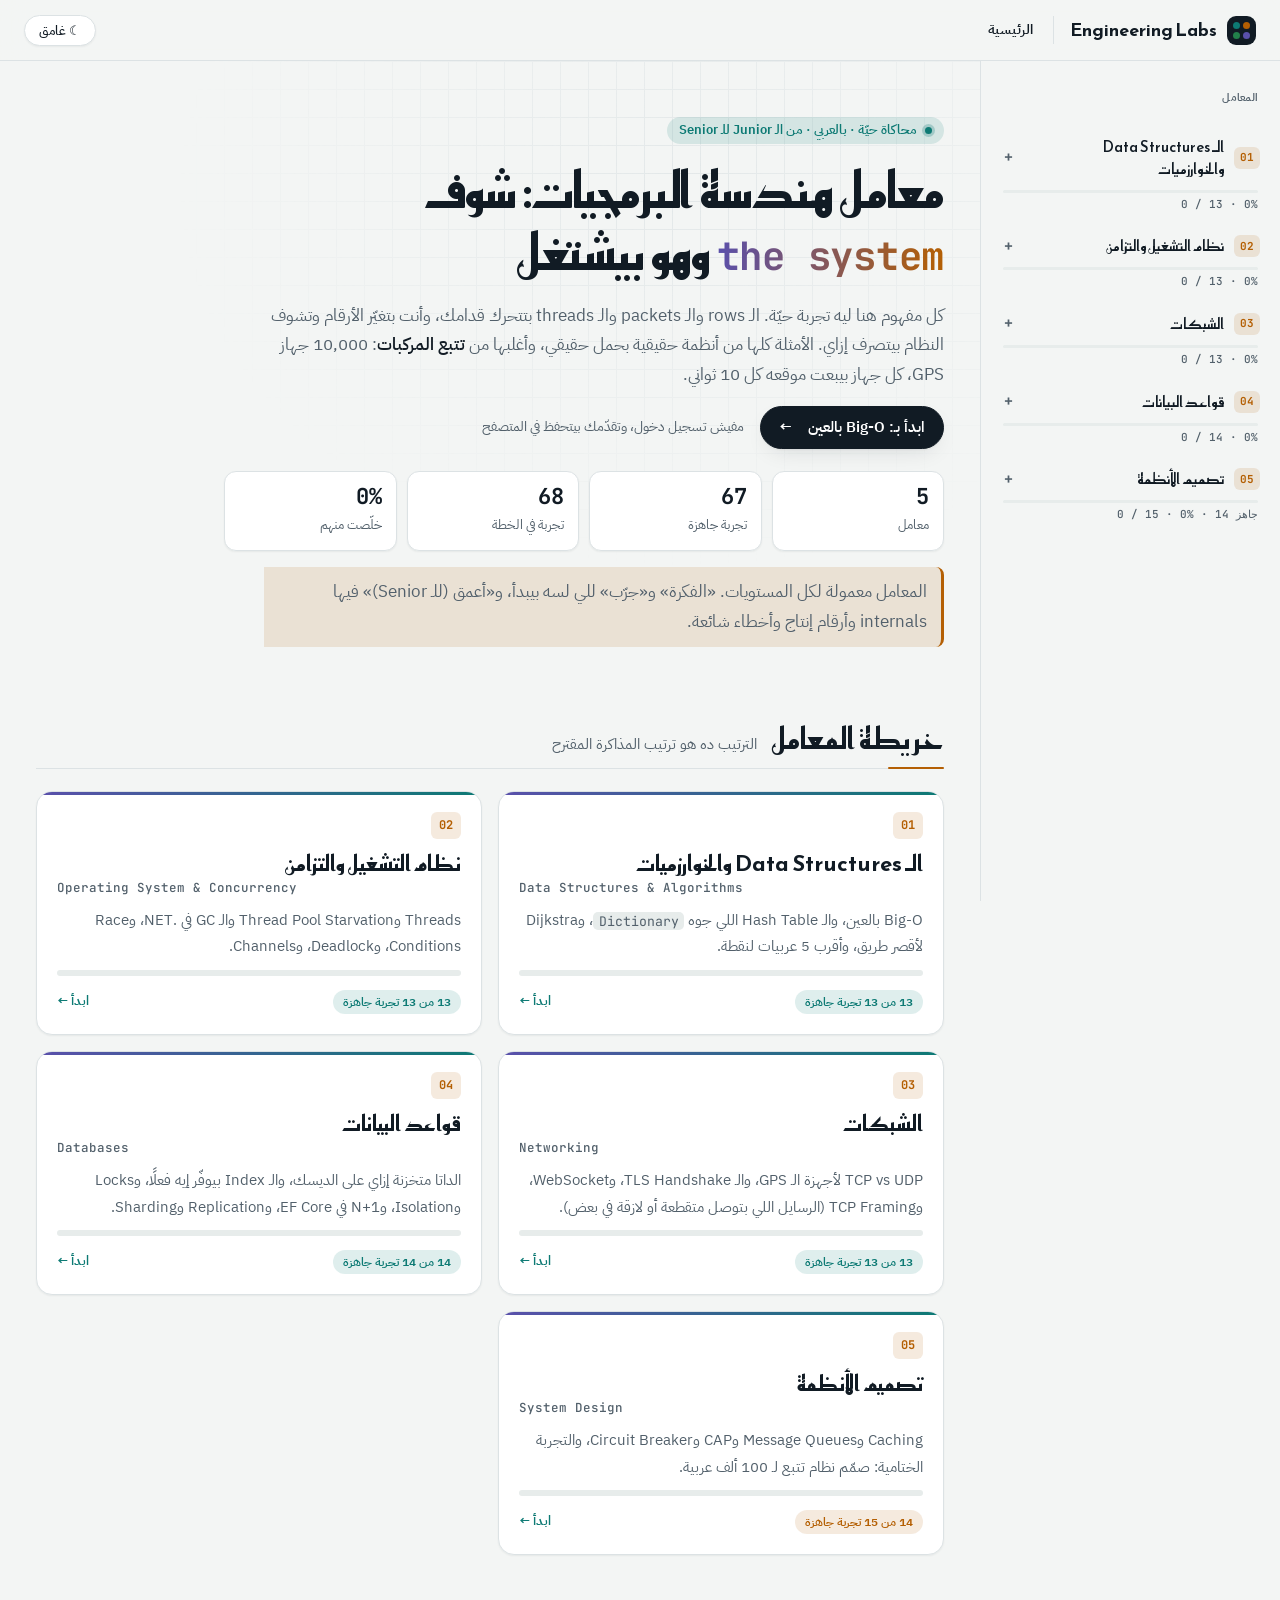
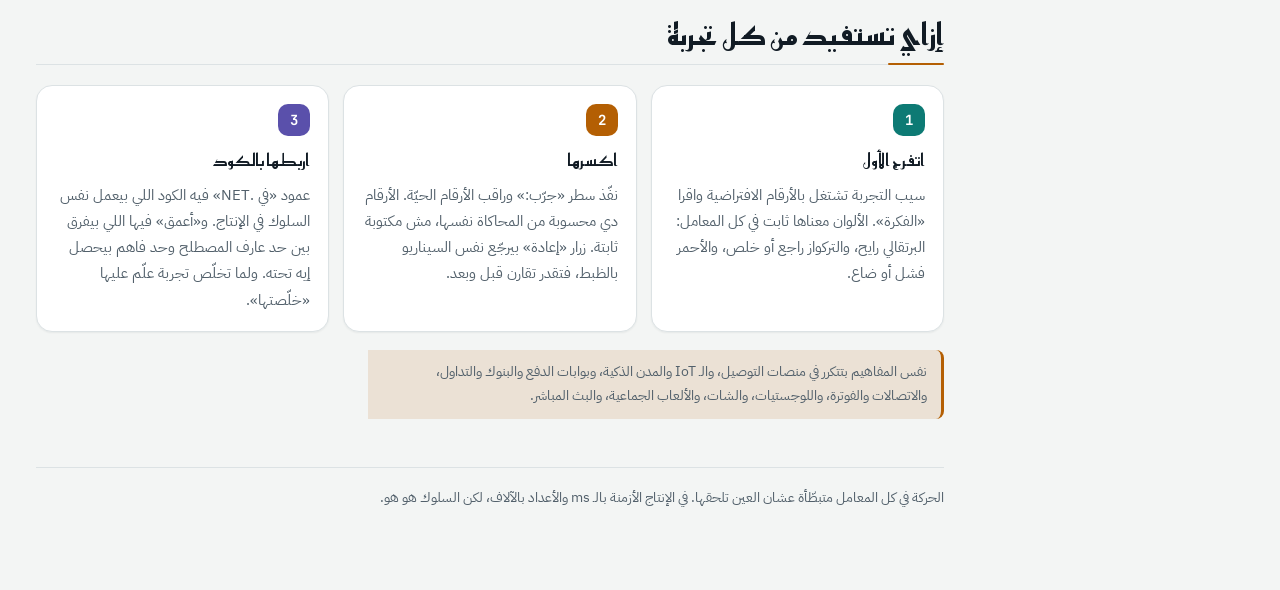
<file: index.html>
<!doctype html>
<html lang="ar" dir="rtl">
<head>
<meta charset="utf-8">
<meta name="viewport" content="width=device-width,initial-scale=1">
<title>Engineering Labs</title>
<meta name="description" content="معامل تفاعلية بالعربي لمفاهيم هندسة البرمجيات: Databases، OS، Networking، DSA، System Design، بمحاكاة حيّة من عالم تتبع المركبات.">
<script>try{var t=localStorage.getItem('labs-theme');if(t)document.documentElement.setAttribute('data-theme',t)}catch(e){}</script>
<link rel="preconnect" href="https://fonts.googleapis.com">
<link rel="preconnect" href="https://fonts.gstatic.com" crossorigin>
<link rel="stylesheet" href="https://fonts.googleapis.com/css2?family=IBM+Plex+Sans+Arabic:wght@400;500;600;700&family=JetBrains+Mono:wght@400;600;700&family=Reem+Kufi:wght@500;700&display=swap">
<link rel="stylesheet" href="shared/theme.css">
</head>
<body>
<!-- a button, not href="#main": every hash is a route here -->
<button type="button" class="skip" onclick="document.getElementById('main').focus()">تخطّى للمحتوى</button>
<header class="topbar"><div class="topbar-in">
  <button type="button" class="menu-btn" aria-label="قائمة المعامل" aria-expanded="false" aria-controls="side">☰</button>
  <a class="brand" href="#/"><span class="brand-mark" aria-hidden="true"><i></i><i></i><i></i><i></i></span>Engineering Labs</a>
  <nav class="crumbs" id="crumbs" aria-label="أنت فين"></nav>
  <button type="button" class="theme-btn">الوضع</button>
</div><div class="read-prog" aria-hidden="true"><i></i></div></header>

<div class="shell">
  <aside class="side" id="side" aria-label="المعامل">
    <nav id="side-nav"></nav>
  </aside>
  <div class="scrim" aria-hidden="true"></div>
  <main class="wrap" id="main" tabindex="-1"></main>
</div>

<noscript><p style="padding:24px">الموقع محتاج JavaScript عشان المحاكاة تشتغل.</p></noscript>
<script src="shared/helpers.js"></script>
<script src="shared/engine.js"></script>
<script src="shared/catalog.js"></script>
<script src="shared/app.js"></script>
<script>Lab.app.start()</script>
</body>

</html>
</file>
<file: shared/theme.css>
/* Engineering Labs — shared theme. Tokens only; no hardcoded colors elsewhere.
   The 10 base tokens are read by the canvas too (engine.js → s.C), so their meaning never changes:
   accent = request going / new row · accent-2 = reply / stored / done · violet = third actor · good · bad.
   Everything else (soft fills, borders, shadows) is derived from them with color-mix(). */
:root{
  --bg:#F3F5F4; --surface:#FFFFFF; --sunk:#E7ECEB; --ink:#111B24; --muted:#52606B; --line:#C6D0D3;
  --accent:#B45F03; --accent-2:#0D7A74; --violet:#5A50AB; --good:#22804A; --bad:#C13A25;
  --f-display:"Reem Kufi","IBM Plex Sans Arabic",system-ui,sans-serif;
  --f-body:"IBM Plex Sans Arabic",system-ui,-apple-system,"Segoe UI",Tahoma,sans-serif;
  --f-mono:"JetBrains Mono",ui-monospace,Menlo,Consolas,monospace;
  --sh1:6%; --sh2:16%; --shadow-c:var(--ink);
  color-scheme:light;
}
@media (prefers-color-scheme: dark){:root:not([data-theme="light"]){
  --bg:#0A1016; --surface:#111A22; --sunk:#16212B; --ink:#E7EEF1; --muted:#97A6B1; --line:#2B3A47;
  --accent:#F3A643; --accent-2:#41C2B8; --violet:#A9A2F2; --good:#5FCB86; --bad:#F2735C; --sh1:70%; --sh2:90%; --shadow-c:var(--bg); color-scheme:dark}}
:root[data-theme="dark"]{
  --bg:#0A1016; --surface:#111A22; --sunk:#16212B; --ink:#E7EEF1; --muted:#97A6B1; --line:#2B3A47;
  --accent:#F3A643; --accent-2:#41C2B8; --violet:#A9A2F2; --good:#5FCB86; --bad:#F2735C; --sh1:70%; --sh2:90%; --shadow-c:var(--bg); color-scheme:dark}

/* derived (UI only; the canvas keeps using the base tokens) */
:root{
  --hair:color-mix(in srgb,var(--line) 62%,var(--surface));
  --raise:color-mix(in srgb,var(--surface) 55%,var(--sunk));
  --accent-soft:color-mix(in srgb,var(--accent) 13%,transparent);
  --a2-soft:color-mix(in srgb,var(--accent-2) 13%,transparent);
  --violet-soft:color-mix(in srgb,var(--violet) 13%,transparent);
  --good-soft:color-mix(in srgb,var(--good) 14%,transparent);
  --bad-soft:color-mix(in srgb,var(--bad) 13%,transparent);
  --shadow-1:0 1px 2px color-mix(in srgb,var(--shadow-c) var(--sh1),transparent);
  --shadow-2:0 1px 2px color-mix(in srgb,var(--shadow-c) var(--sh1),transparent),0 8px 24px -10px color-mix(in srgb,var(--shadow-c) var(--sh2),transparent);
  --r-sm:8px; --r-md:12px; --r-lg:16px;
  --ease:cubic-bezier(.2,.7,.2,1);
}

*{box-sizing:border-box}
[hidden]{display:none!important}
[tabindex="-1"]:focus{outline:none}
html{-webkit-text-size-adjust:100%;scroll-padding-top:80px}
body{margin:0;background:var(--bg);color:var(--ink);font-family:var(--f-body);font-size:16px;line-height:1.75;-webkit-font-smoothing:antialiased;text-rendering:optimizeLegibility}
::selection{background:var(--a2-soft);color:var(--ink)}
a{color:var(--accent-2);text-underline-offset:3px;text-decoration-thickness:1px}
a:hover{text-decoration-thickness:2px}
:focus-visible{outline:2px solid var(--accent-2);outline-offset:2px;border-radius:6px}
.en,code,kbd{font-family:var(--f-mono);direction:ltr;unicode-bidi:isolate}
code{font-size:.88em;overflow-wrap:anywhere;background:var(--sunk);border-radius:5px;padding:.05em .4em}
kbd{font-size:11px;line-height:1;border:1px solid var(--line);border-bottom-width:2px;border-radius:5px;padding:2px 5px;background:var(--surface);color:var(--ink)}
b,strong{font-weight:600}

/* ---------- app shell: top bar + sidebar (right, RTL) + main ---------- */
:root{--top-h:60px;--side-w:300px}
.skip{position:absolute;inset-inline-start:8px;top:-60px;z-index:40;font:600 14px var(--f-body);background:var(--ink);color:var(--surface);border:0;border-radius:var(--r-sm);padding:8px 14px;cursor:pointer}
.skip:focus{top:8px}
.topbar{position:sticky;top:0;z-index:30;background:color-mix(in srgb,var(--bg) 84%,transparent);-webkit-backdrop-filter:saturate(1.4) blur(12px);backdrop-filter:saturate(1.4) blur(12px);border-bottom:1px solid var(--hair)}
.topbar-in{display:flex;gap:14px;align-items:center;height:var(--top-h);padding-inline:clamp(12px,3vw,24px)}
.brand{display:inline-flex;align-items:center;gap:10px;font-family:var(--f-display);font-weight:700;font-size:18px;white-space:nowrap;color:var(--ink);text-decoration:none;flex:none}
.brand-mark{display:grid;grid-template-columns:repeat(2,7px);gap:3px;padding:6px;border-radius:9px;background:var(--ink);flex:none}
.brand-mark i{width:7px;height:7px;border-radius:50%;background:var(--accent)}
.brand-mark i:nth-child(2){background:var(--accent-2)}
.brand-mark i:nth-child(3){background:var(--violet)}
.brand-mark i:nth-child(4){background:var(--good)}
.crumbs{display:flex;align-items:center;gap:6px;min-width:0;flex:1;font-size:14px;color:var(--muted);overflow:hidden;white-space:nowrap;padding-inline-start:14px;border-inline-start:1px solid var(--hair);margin-inline-start:2px}
.crumbs a{color:var(--muted);text-decoration:none;flex:none;border-radius:6px;padding:2px 6px}
.crumbs a:hover{color:var(--ink);background:var(--sunk)}
.crumbs [aria-current]{color:var(--ink);font-weight:600;overflow:hidden;text-overflow:ellipsis;min-width:0;padding:2px 6px}
.crumb-sep{color:var(--line);flex:none}
.theme-btn,.menu-btn{flex:none;font:500 13px/1 var(--f-body);background:var(--surface);color:var(--ink);border:1px solid var(--hair);border-radius:999px;padding:8px 14px;cursor:pointer;box-shadow:var(--shadow-1);transition:border-color .15s,background .15s}
.theme-btn:hover,.menu-btn:hover{border-color:var(--accent-2);background:var(--raise)}
.menu-btn{display:none;font-size:17px;padding:6px 11px}
/* reading progress for long lessons (app.js fills it) */
.read-prog{position:absolute;inset-inline:0;bottom:-1px;height:2px;pointer-events:none;opacity:0;transition:opacity .2s}
.read-prog i{display:block;height:100%;width:100%;background:linear-gradient(to left,var(--accent-2),var(--violet));transform-origin:right;transform:scaleX(0)}
.is-lesson .read-prog{opacity:1}

.shell{display:grid;grid-template-columns:var(--side-w) minmax(0,1fr);align-items:start}
.side{position:sticky;top:var(--top-h);height:calc(100vh - var(--top-h));height:calc(100dvh - var(--top-h));overflow-y:auto;border-inline-end:1px solid var(--hair);background:var(--bg);padding:16px 12px 48px;overscroll-behavior:contain;scrollbar-width:thin;scrollbar-color:var(--line) transparent}
.side-cap{font:600 11px/1 var(--f-body);letter-spacing:.02em;color:var(--muted);padding:4px 10px 10px}
.side-lab{padding:6px 0 8px;border-radius:var(--r-md)}
.side-lab + .side-lab{margin-top:2px}
.side-lab.current{background:var(--surface);box-shadow:var(--shadow-1);border:1px solid var(--hair);padding-inline:4px}
.side-head{display:flex;align-items:center;gap:6px}
.side-title{flex:1;min-width:0;font-family:var(--f-display);font-weight:500;font-size:15px;line-height:1.45;color:var(--ink);text-decoration:none;padding:6px 8px;border-radius:var(--r-sm);display:flex;gap:10px;align-items:center}
.side-title:hover{background:var(--sunk)}
.side-title.active{background:var(--a2-soft)}
.side-title .num{flex:none;display:inline-grid;place-items:center;min-width:26px;height:22px;border-radius:6px;font:700 11px/1 var(--f-mono);color:var(--accent);background:var(--accent-soft)}
.side-toggle{flex:none;width:30px;height:30px;display:grid;place-items:center;border-radius:var(--r-sm);border:1px solid transparent;background:transparent;color:var(--muted);font:600 15px/1 var(--f-mono);cursor:pointer;transition:background .15s,color .15s}
.side-toggle:hover{background:var(--sunk);color:var(--ink);border-color:var(--hair)}
.side-prog{height:3px;background:var(--sunk);border-radius:2px;overflow:hidden;margin:4px 10px 2px}
.side-prog i{display:block;height:100%;background:var(--good);border-radius:2px}
.side-meta{display:block;font:500 11px/1.7 var(--f-mono);color:var(--muted);padding-inline:10px;direction:ltr;text-align:right}
.side-lab ul{list-style:none;margin:6px 0 2px;padding:0 0 0;display:grid;gap:1px;position:relative}
.side-item{position:relative;display:flex;gap:8px;align-items:baseline;font-size:14px;line-height:1.5;padding:6px 10px;border-radius:var(--r-sm);color:var(--ink);text-decoration:none;transition:background .12s}
.side-item .n{flex:none;font:600 10.5px/1 var(--f-mono);color:var(--muted);min-width:18px;direction:ltr}
a.side-item:hover{background:var(--sunk)}
.side-item.active{background:var(--a2-soft);color:var(--ink);font-weight:600}
.side-item.active::before{content:"";position:absolute;inset-inline-start:0;top:7px;bottom:7px;width:3px;border-radius:3px;background:var(--accent-2)}
.side-item.active .n{color:var(--accent-2)}
.side-item.soon{color:var(--muted);opacity:.72}
.side-item em{font-style:normal;font-size:10.5px;line-height:1.6;border:1px solid var(--hair);border-radius:999px;padding:0 7px;margin-inline-start:auto;white-space:nowrap}
.side-item .tick{flex:none;font-style:normal;font-size:10px;font-weight:700;line-height:1;width:16px;height:16px;display:inline-grid;place-items:center;border-radius:50%;background:var(--good);color:var(--surface);margin-inline-start:auto;align-self:center;order:2}
.scrim{display:none}

@media (max-width:900px){
  .shell{display:block}
  .menu-btn{display:inline-block}
  /* closed drawer is display:none (a translated one still widens the scrollable area) */
  .side{display:none;position:fixed;top:0;inset-inline-start:0;bottom:0;height:100%;width:min(86vw,330px);z-index:50;background:var(--surface);border-inline-end:1px solid var(--hair)}
  .drawer-open .side{display:block;box-shadow:var(--shadow-2);animation:drawer-in .22s var(--ease)}
  .drawer-open .scrim{display:block;position:fixed;inset:0;z-index:45;background:color-mix(in srgb,var(--ink) 40%,transparent);-webkit-backdrop-filter:blur(2px);backdrop-filter:blur(2px)}
  .side-lab.current{background:var(--raise)}
  .brand{font-size:16px}
  .crumbs{font-size:13px}
}
@keyframes drawer-in{from{transform:translateX(100%)}to{transform:none}}
@media (max-width:520px){
  .crumbs a,.crumbs .crumb-sep{display:none}
  .crumbs{padding-inline-start:10px}
  .brand-mark{display:none}
}

/* ---------- page ---------- */
.wrap{max-width:1040px;width:100%;margin:0 auto;padding-inline:clamp(14px,4vw,36px);padding-block:0 80px;outline:none}
.loading{padding:64px 0;color:var(--muted);display:flex;align-items:center;gap:12px}
.loading::before{content:"";width:18px;height:18px;border-radius:50%;border:2px solid var(--line);border-top-color:var(--accent-2);animation:spin .8s linear infinite}
@keyframes spin{to{transform:rotate(360deg)}}
.muted{color:var(--muted);font-size:14px}
.num-lg{justify-self:start;font:700 13px/1 var(--f-mono);color:var(--accent);background:var(--accent-soft);border-radius:999px;padding:6px 12px}
.hero-cta{display:flex;gap:12px 16px;align-items:center;flex-wrap:wrap;margin:6px 0 0}
.hero-cta .btn{text-decoration:none;font-size:15px;padding:10px 18px;border-radius:999px}
.hero-cta .btn.act,.btn.primary{background:var(--ink);color:var(--surface);border-color:var(--ink);font-weight:600;box-shadow:var(--shadow-2)}
.hero-cta .btn.act:hover,.btn.primary:hover{background:color-mix(in srgb,var(--ink) 86%,var(--accent-2));border-color:transparent}
.hero-cta .btn.act::after,.btn.primary::after{content:"←";margin-inline-start:10px;display:inline-block;transition:transform .15s var(--ease)}
.hero-cta .btn.act:hover::after,.btn.primary:hover::after{transform:translateX(-3px)}
.lesson-kicker{display:flex;flex-wrap:wrap;align-items:center;gap:8px;margin:30px 0 -6px;font-size:13px;color:var(--muted)}
.lesson-kicker .pill{font:600 12px/1 var(--f-body);color:var(--accent-2);background:var(--a2-soft);border-radius:999px;padding:6px 10px}
.lesson-kicker a{color:var(--muted);text-decoration:none}
.lesson-kicker a:hover{color:var(--ink);text-decoration:underline}

.lesson-list{list-style:none;margin:18px 0 0;padding:0;display:grid;gap:8px;counter-reset:none}
.lesson-row{display:grid;grid-template-columns:auto 1fr auto;grid-template-areas:"n t s" "n e s";gap:0 14px;align-items:center;background:var(--surface);border:1px solid var(--hair);border-radius:var(--r-md);padding:12px 16px;color:var(--ink);text-decoration:none;box-shadow:var(--shadow-1);transition:border-color .15s,transform .15s var(--ease),box-shadow .15s}
a.lesson-row:hover{border-color:color-mix(in srgb,var(--accent-2) 55%,var(--hair));box-shadow:var(--shadow-2);transform:translateY(-1px)}
.lesson-row.soon{border-style:dashed;color:var(--muted);background:transparent;box-shadow:none}
.lesson-row .num{grid-area:n;display:grid;place-items:center;width:38px;height:38px;border-radius:10px;font:700 13px var(--f-mono);color:var(--accent);background:var(--accent-soft)}
.lesson-row.soon .num{background:var(--sunk);color:var(--muted)}
.lesson-row.is-done .num{background:var(--good-soft);color:var(--good)}
.lesson-row b{grid-area:t;font-weight:600;line-height:1.5}
.lesson-row .en{grid-area:e;font-size:12px;color:var(--muted);text-align:right;line-height:1.6}
.lesson-row .status{grid-area:s}
.lesson-row .go{grid-area:s;color:var(--muted);font-size:18px;transition:transform .15s var(--ease),color .15s}
a.lesson-row:hover .go{color:var(--accent-2);transform:translateX(-3px)}

.lesson-foot{display:grid;gap:16px;margin-top:26px}
.done-btn{justify-self:start;display:inline-flex;align-items:center;gap:8px;font:600 14px var(--f-body);border:1px solid var(--good);color:var(--good);background:var(--surface);border-radius:999px;padding:9px 18px;cursor:pointer;box-shadow:var(--shadow-1);transition:background .15s,color .15s}
.done-btn:hover{background:var(--good-soft)}
.done-btn[aria-pressed="true"]{background:var(--good);color:var(--surface);border-color:var(--good)}
.pager{display:grid;grid-template-columns:1fr 1fr;gap:12px}
.pager a{display:grid;gap:2px;background:var(--surface);border:1px solid var(--hair);border-radius:var(--r-md);padding:14px 16px;text-decoration:none;color:var(--ink);min-width:0;box-shadow:var(--shadow-1);transition:border-color .15s,box-shadow .15s,transform .15s var(--ease)}
.pager a:hover{border-color:color-mix(in srgb,var(--accent-2) 55%,var(--hair));box-shadow:var(--shadow-2);transform:translateY(-1px)}
.pager span{font-size:13px;color:var(--muted);display:flex;align-items:center;gap:8px}
.pager-next span{justify-content:flex-end}
.pager b{font-weight:600;overflow-wrap:anywhere}
.pager i{font-style:normal;font-size:12px;color:var(--violet)}
.pager-next{text-align:left}
.pager kbd{font-weight:500}
.kbd-hint{font-size:12px;color:var(--muted);margin:0;text-align:center}
@media (max-width:520px){.pager{grid-template-columns:1fr}.pager-next{text-align:right}.pager-next span{justify-content:flex-start}.kbd-hint,.pager kbd{display:none}}
@media (hover:none){.kbd-hint,.pager kbd{display:none}}

.hero{padding-block:48px 8px;display:grid;gap:16px}
.hero h1{font-family:var(--f-display);font-weight:700;font-size:clamp(30px,5.6vw,50px);line-height:1.25;margin:0;text-wrap:balance;letter-spacing:-.005em}
.hero h1 .en{font-weight:700;font-size:.78em;background:linear-gradient(to left,var(--accent),var(--violet));-webkit-background-clip:text;background-clip:text;color:transparent}
.hero p{max-width:68ch;color:var(--muted);font-size:17px;margin:0}
.hero p b{color:var(--ink)}
.hero-home{position:relative;padding-block:56px 12px}
.hero-home::before{content:"";position:absolute;inset:0 calc(-1*clamp(14px,4vw,36px)) -40px;z-index:-1;pointer-events:none;
  background-image:linear-gradient(var(--hair) 1px,transparent 1px),linear-gradient(90deg,var(--hair) 1px,transparent 1px);background-size:28px 28px;
  -webkit-mask-image:radial-gradient(ellipse 70% 80% at 70% 20%,var(--ink) 0,transparent 75%);mask-image:radial-gradient(ellipse 70% 80% at 70% 20%,var(--ink) 0,transparent 75%);opacity:.7}
.eyebrow{justify-self:start;display:inline-flex;align-items:center;gap:8px;font:600 12.5px/1 var(--f-body);color:var(--accent-2);background:var(--a2-soft);border-radius:999px;padding:7px 12px}
.eyebrow::before{content:"";width:7px;height:7px;border-radius:50%;background:var(--accent-2);box-shadow:0 0 0 3px color-mix(in srgb,var(--accent-2) 25%,transparent)}
.kpis{display:grid;grid-template-columns:repeat(auto-fit,minmax(min(150px,45%),1fr));gap:10px;margin-top:6px;max-width:720px}
.kpi{background:var(--surface);border:1px solid var(--hair);border-radius:var(--r-md);padding:12px 14px;box-shadow:var(--shadow-1)}
.kpi b{display:block;font:700 22px/1.2 var(--f-mono);direction:ltr;text-align:right;color:var(--ink)}
.kpi span{font-size:13px;color:var(--muted)}
.legend{display:flex;flex-wrap:wrap;gap:8px;font-size:13.5px;color:var(--ink)}
.legend span{display:inline-flex;align-items:center;gap:8px;background:var(--surface);border:1px solid var(--hair);border-radius:999px;padding:5px 12px 5px 10px}
.legend i{width:10px;height:10px;border-radius:50%;display:inline-block;flex:none}
.note{font-size:14px;color:var(--muted);background:var(--accent-soft);border-inline-start:3px solid var(--accent);border-radius:0 var(--r-sm) var(--r-sm) 0;padding:10px 14px;margin:0;max-width:72ch}

.chapter{margin-top:60px;scroll-margin-top:80px}
.chapter-head{display:flex;align-items:baseline;gap:6px 14px;flex-wrap:wrap;padding-bottom:10px;border-bottom:1px solid var(--hair);position:relative}
.chapter-head::after{content:"";position:absolute;inset-inline-start:0;bottom:-1px;width:56px;height:2px;border-radius:2px;background:var(--accent)}
.chapter-head h2{font-family:var(--f-display);font-size:clamp(23px,3.4vw,30px);margin:0;line-height:1.3}
.chapter-head p{margin:0;color:var(--muted);font-size:15px}

/* home: how to use */
.steps{list-style:none;margin:20px 0 0;padding:0;display:grid;grid-template-columns:repeat(auto-fit,minmax(min(260px,100%),1fr));gap:14px}
.steps li{background:var(--surface);border:1px solid var(--hair);border-radius:var(--r-lg);padding:18px;display:grid;gap:6px;align-content:start;box-shadow:var(--shadow-1)}
.steps .step-n{width:32px;height:32px;border-radius:10px;display:grid;place-items:center;font:700 14px var(--f-mono);color:var(--surface);background:var(--accent-2)}
.steps li:nth-child(2) .step-n{background:var(--accent)}
.steps li:nth-child(3) .step-n{background:var(--violet)}
.steps h4{font-family:var(--f-display);font-weight:500;font-size:17px;margin:4px 0 0}
.steps p{margin:0;font-size:15px;color:var(--muted)}

/* ---------- lab card ---------- */
.lab{background:var(--surface);border:1px solid var(--hair);border-radius:var(--r-lg);padding:clamp(16px,3vw,28px);display:grid;gap:18px;margin-top:22px;scroll-margin-top:80px;min-width:0;box-shadow:var(--shadow-2)}
.lab-head{display:grid;gap:8px}
.lab-title{display:flex;flex-wrap:wrap;gap:8px 12px;align-items:center}
.terms{font-family:var(--f-mono);font-weight:700;font-size:clamp(18px,2.6vw,24px);margin:0;line-height:1.4;direction:ltr;text-align:right;text-wrap:balance;letter-spacing:-.01em}
.terms .sep{color:var(--line);font-weight:400}
.level{display:inline-flex;align-items:center;gap:6px;font:600 12px/1 var(--f-body);padding:6px 10px;border-radius:999px;white-space:nowrap}
.level::before{content:"";width:6px;height:6px;border-radius:50%;background:currentColor}
.level.l1{color:var(--good);background:var(--good-soft)} .level.l2{color:var(--accent);background:var(--accent-soft)} .level.l3{color:var(--bad);background:var(--bad-soft)}
.lede{margin:0;color:var(--muted);max-width:74ch;font-size:16px}

.stage{position:relative;border-radius:var(--r-md);overflow:hidden;background:var(--sunk);border:1px solid var(--hair);display:flex;flex-direction:column}
.stage canvas{display:block;width:100%;height:290px;touch-action:pan-y}
/* toolbar sits above the canvas (in flow) so it never covers the drawing */
.stage-bar{order:-1;display:flex;flex-wrap:wrap;align-items:center;gap:6px;padding:8px 10px;border-bottom:1px solid var(--hair);background:var(--raise)}
.stage-err{position:absolute;inset:auto 8px 8px 8px;background:var(--surface);color:var(--bad);border:1px solid var(--bad);border-radius:var(--r-sm);padding:6px 10px;font:500 13px/1.5 var(--f-mono);direction:ltr;text-align:left}
.btn{display:inline-flex;align-items:center;gap:6px;font:500 13px/1.4 var(--f-body);background:var(--surface);color:var(--ink);border:1px solid var(--hair);border-radius:var(--r-sm);padding:6px 12px;cursor:pointer;box-shadow:var(--shadow-1);transition:border-color .15s,background .15s,color .15s,transform .1s}
.btn:hover{border-color:var(--accent-2);background:var(--raise)}
.btn:active{transform:translateY(1px)}
.btn.act{border-color:color-mix(in srgb,var(--accent) 55%,var(--hair));color:var(--accent);background:var(--accent-soft);font-weight:600;box-shadow:none}
.btn.act:hover{border-color:var(--accent);background:color-mix(in srgb,var(--accent) 20%,transparent)}
/* play/pause/reset glyphs (labels come from engine.js) */
.stage-bar [data-act="toggle"]::before{content:"❚❚";font-size:9px;letter-spacing:-1px;color:var(--accent-2)}
.stage-bar [data-act="toggle"][aria-pressed="true"]::before{content:"▶";font-size:10px;letter-spacing:0}
.stage-bar [data-act="toggle"][aria-pressed="true"]{border-color:var(--accent-2);color:var(--accent-2);background:var(--a2-soft)}
.stage-bar [data-act="reset"]::before{content:"↻";font-size:14px;line-height:1;color:var(--muted)}

.controls{display:grid;grid-template-columns:repeat(auto-fit,minmax(min(220px,100%),1fr));gap:16px 26px;align-items:end;background:var(--raise);border:1px solid var(--hair);border-radius:var(--r-md);padding:16px 18px}
.ctl{display:grid;gap:6px;font-size:14px;min-width:0;font-weight:500}
.ctl .row{display:flex;justify-content:space-between;gap:8px;align-items:baseline}
.ctl output{font:600 12.5px/1 var(--f-mono);color:var(--accent-2);background:var(--a2-soft);border-radius:6px;padding:4px 7px;direction:ltr;white-space:nowrap}
input[type=range]{width:100%;accent-color:var(--accent-2);margin:4px 0;cursor:pointer;height:20px}
.seg{display:inline-flex;flex-wrap:wrap;gap:2px;padding:3px;background:var(--sunk);border:1px solid var(--hair);border-radius:10px;width:fit-content;max-width:100%}
.seg button,.btn{unicode-bidi:plaintext}
.seg button{font:500 13px/1.4 var(--f-body);background:transparent;color:var(--muted);border:0;border-radius:7px;padding:6px 12px;cursor:pointer;transition:background .15s,color .15s}
.seg button:hover{color:var(--ink)}
.seg button[aria-pressed="true"]{background:var(--surface);color:var(--ink);font-weight:600;box-shadow:var(--shadow-1)}

.stats{display:grid;grid-template-columns:repeat(auto-fit,minmax(min(150px,45%),1fr));gap:8px;margin:0}
.stat{position:relative;background:var(--surface);border:1px solid var(--hair);border-radius:var(--r-md);padding:10px 14px 10px 12px;min-width:0;overflow:hidden}
.stat::before{content:"";position:absolute;inset-block:10px;inset-inline-start:0;width:3px;border-radius:3px;background:var(--line)}
.stat dt{font-size:12px;color:var(--muted);line-height:1.5}
.stat dd{margin:2px 0 0;font-family:var(--f-mono);font-size:18px;font-weight:600;font-variant-numeric:tabular-nums;direction:ltr;text-align:right;overflow-wrap:anywhere}
.stat.good::before{background:var(--good)} .stat.bad::before{background:var(--bad)} .stat.warn::before{background:var(--accent)}
.stat.good dd{color:var(--good)} .stat.bad dd{color:var(--bad)} .stat.warn dd{color:var(--accent)}
.stat.bad{background:color-mix(in srgb,var(--bad) 6%,var(--surface))}
.caption{margin:0;padding:12px 16px;background:var(--a2-soft);border:1px solid color-mix(in srgb,var(--accent-2) 22%,transparent);border-radius:var(--r-md);font-size:15px;min-height:3.6em}
.caption > b:first-child{font-family:var(--f-mono);color:var(--accent-2);font-weight:600;margin-inline-end:8px;unicode-bidi:isolate;display:inline-block}

.explain{display:grid;grid-template-columns:repeat(auto-fit,minmax(min(250px,100%),1fr));gap:20px 30px;border-top:1px solid var(--hair);padding-top:20px}
.explain > div{min-width:0;display:grid;gap:8px;align-content:start}
.explain h4{display:flex;align-items:center;gap:8px;font-family:var(--f-display);font-weight:500;font-size:16px;margin:0;color:var(--ink)}
.explain h4::before{content:"";width:8px;height:8px;border-radius:3px;background:var(--accent-2);flex:none}
.explain p{margin:0;font-size:15px}
/* lesson cards: idea + real example side by side, code gets the full width underneath */
.explain-lesson{grid-template-columns:repeat(2,minmax(0,1fr))}
.explain-lesson > div:nth-child(2) h4::before{background:var(--accent)}
.explain-lesson > div:nth-child(3){grid-column:1 / -1}
.explain-lesson > div:nth-child(3) h4::before{background:var(--violet)}
.explain-lesson > div:nth-child(3) pre + pre{margin-top:4px}
@media (max-width:700px){.explain-lesson{grid-template-columns:minmax(0,1fr)}}
.try{color:var(--ink);font-size:14px;background:var(--accent-soft);border-radius:var(--r-sm);padding:8px 12px}
.try::before{content:"جرّب: ";color:var(--accent);font-weight:700}
.also{color:var(--muted);font-size:14px}
.also::before{content:"نفس الفكرة في: ";color:var(--violet);font-weight:600}

.deep{border:1px solid var(--hair);border-radius:var(--r-md);padding:0 16px;background:var(--raise)}
.deep summary{cursor:pointer;padding:12px 0;font-family:var(--f-display);font-weight:500;color:var(--violet);list-style:none;display:flex;align-items:center;gap:10px}
.deep summary::-webkit-details-marker{display:none}
.deep summary::before{content:"";width:8px;height:8px;border-inline-start:2px solid currentColor;border-bottom:2px solid currentColor;transform:rotate(-45deg);transition:transform .2s var(--ease);margin-inline-start:2px}
.deep[open] summary::before{transform:rotate(-135deg) translate(-2px,-2px)}
.deep summary::after{content:"Senior";margin-inline-start:auto;font:600 11px/1 var(--f-mono);color:var(--violet);background:var(--violet-soft);border-radius:999px;padding:5px 9px}
.deep[open]{padding-bottom:14px}
.deep ul{margin:0;padding-inline-start:20px;display:grid;gap:8px;font-size:15px}
.deep li::marker{color:var(--violet)}

pre{direction:ltr;text-align:left;background:var(--sunk);border:1px solid var(--hair);border-radius:var(--r-sm);padding:12px 14px;overflow-x:auto;font:12.5px/1.7 var(--f-mono);margin:0;color:var(--ink);max-width:100%;scrollbar-width:thin;scrollbar-color:var(--line) transparent}
pre code{background:none;padding:0;font-size:inherit}
pre .c{color:var(--muted);font-style:italic}
pre .k{color:var(--violet);font-weight:600}

/* ---------- glossary / tables ---------- */
.gloss-wrap{overflow-x:auto;margin-top:18px;border:1px solid var(--hair);border-radius:var(--r-md);background:var(--surface)}
table{border-collapse:collapse;width:100%;min-width:560px;font-size:15px}
th,td{padding:10px 14px;text-align:right;border-bottom:1px solid var(--hair);vertical-align:top}
th{font-size:13px;color:var(--muted);font-weight:500;background:var(--raise);position:sticky;top:0}
td:first-child{font-family:var(--f-mono);font-weight:600;white-space:nowrap;direction:ltr;text-align:right}
tbody tr:not(.grp):hover td{background:color-mix(in srgb,var(--accent-2) 5%,transparent)}
tbody tr:last-child td{border-bottom:0}
tr.grp td{background:var(--sunk);font-family:var(--f-display);font-weight:500;color:var(--accent-2);font-size:14px;direction:rtl;text-align:right}
/* narrow: each glossary row becomes a small card (term + link, meaning underneath) */
@media (max-width:600px){
  .gloss-wrap table{min-width:0}
  .gloss-wrap thead{display:none}
  .gloss-wrap tr{display:grid;grid-template-columns:1fr auto;border-bottom:1px solid var(--hair)}
  .gloss-wrap td{border:0;padding:8px 12px 2px}
  .gloss-wrap td:nth-child(2){grid-column:1 / -1;grid-row:2;padding:0 12px 10px;font-size:14px;color:var(--muted)}
  .gloss-wrap td:nth-child(3){font-size:13px}
  .gloss-wrap tr.grp td{grid-column:1 / -1;padding:8px 12px}
}

.related{display:grid;grid-template-columns:repeat(auto-fit,minmax(min(240px,100%),1fr));gap:12px;margin-top:18px}
.related a,.related div{display:grid;gap:4px;background:var(--surface);border:1px solid var(--hair);border-radius:var(--r-md);padding:14px 16px;text-decoration:none;color:var(--ink);box-shadow:var(--shadow-1)}
.related div{border-style:dashed;box-shadow:none;background:transparent}
.related a{transition:border-color .15s,box-shadow .15s,transform .15s var(--ease)}
.related a:hover{border-color:color-mix(in srgb,var(--accent-2) 55%,var(--hair));box-shadow:var(--shadow-2);transform:translateY(-1px)}
.related b{font-family:var(--f-display);font-weight:500}
.related span{font-size:14px;color:var(--muted)}

.upcoming{list-style:none;margin:18px 0 0;padding:0;display:grid;grid-template-columns:repeat(auto-fit,minmax(min(260px,100%),1fr));gap:8px}
.upcoming li{border:1px dashed var(--line);border-radius:var(--r-sm);padding:8px 12px;font-size:14px;color:var(--muted)}
.upcoming li b{font-family:var(--f-mono);font-weight:600;color:var(--ink);direction:ltr;unicode-bidi:isolate}

footer.page-foot{margin-top:48px;padding-top:18px;border-top:1px solid var(--hair);color:var(--muted);font-size:14px}

/* ---------- home: lab map ---------- */
.labs-grid{display:grid;grid-template-columns:repeat(auto-fit,minmax(min(300px,100%),1fr));gap:16px;margin-top:22px}
.lab-tile{background:var(--surface);border:1px solid var(--hair);border-radius:var(--r-lg);padding:20px;display:grid;gap:10px;align-content:start;grid-template-rows:auto auto 1fr auto;color:var(--ink);text-decoration:none;position:relative;overflow:hidden;box-shadow:var(--shadow-1);transition:border-color .15s,box-shadow .2s,transform .2s var(--ease)}
.lab-tile::before{content:"";position:absolute;inset-inline:0;top:0;height:3px;background:var(--line)}
.lab-tile.is-live::before{background:linear-gradient(to left,var(--accent-2),var(--violet))}
a.lab-tile:hover{border-color:color-mix(in srgb,var(--accent-2) 55%,var(--hair));box-shadow:var(--shadow-2);transform:translateY(-2px)}
.lab-tile .num{justify-self:start;font-family:var(--f-mono);font-weight:700;color:var(--accent);font-size:12px;background:var(--accent-soft);border-radius:6px;padding:3px 8px}
.lab-tile h3{font-family:var(--f-display);font-weight:700;font-size:22px;margin:0;line-height:1.35}
.lab-tile h3 .en{display:block;font-size:12.5px;color:var(--muted);font-weight:500;margin-top:2px}
.lab-tile p{margin:0;font-size:15px;color:var(--muted)}
.lab-tile .tile-foot{display:flex;align-items:center;gap:10px;flex-wrap:wrap;margin-top:4px}
.lab-tile .tile-foot .go{margin-inline-start:auto;font-size:13px;font-weight:600;color:var(--accent-2);transition:transform .15s var(--ease)}
a.lab-tile:hover .tile-foot .go{transform:translateX(-3px)}
.lab-tile .chips{display:flex;flex-wrap:wrap;gap:6px}
.chip{font:500 12px/1.5 var(--f-mono);direction:ltr;background:var(--sunk);border-radius:6px;padding:2px 8px;color:var(--ink)}
.status{display:inline-flex;align-items:center;gap:6px;font:600 12px/1 var(--f-body);padding:6px 10px;border-radius:999px;justify-self:start;white-space:nowrap}
.status.live{background:var(--a2-soft);color:var(--accent-2)}
.status.wip{background:var(--accent-soft);color:var(--accent)}
.status.soon{border:1px dashed var(--line);color:var(--muted)}
.status.done{background:var(--good-soft);color:var(--good)}
.progress{height:6px;background:var(--sunk);border-radius:999px;overflow:hidden}
.progress i{display:block;height:100%;background:linear-gradient(to left,var(--good),var(--accent-2));border-radius:999px;min-width:0}

@media (max-width:520px){.stage canvas{height:320px}.stat dd{font-size:16px}.hero{padding-block:30px 4px}.hero-home{padding-block:34px 6px}.controls{padding:14px}.lab{border-radius:var(--r-md)}}
@media (prefers-reduced-motion: reduce){
  *,*::before,*::after{scroll-behavior:auto!important;transition:none!important;animation:none!important}
}
</file>
